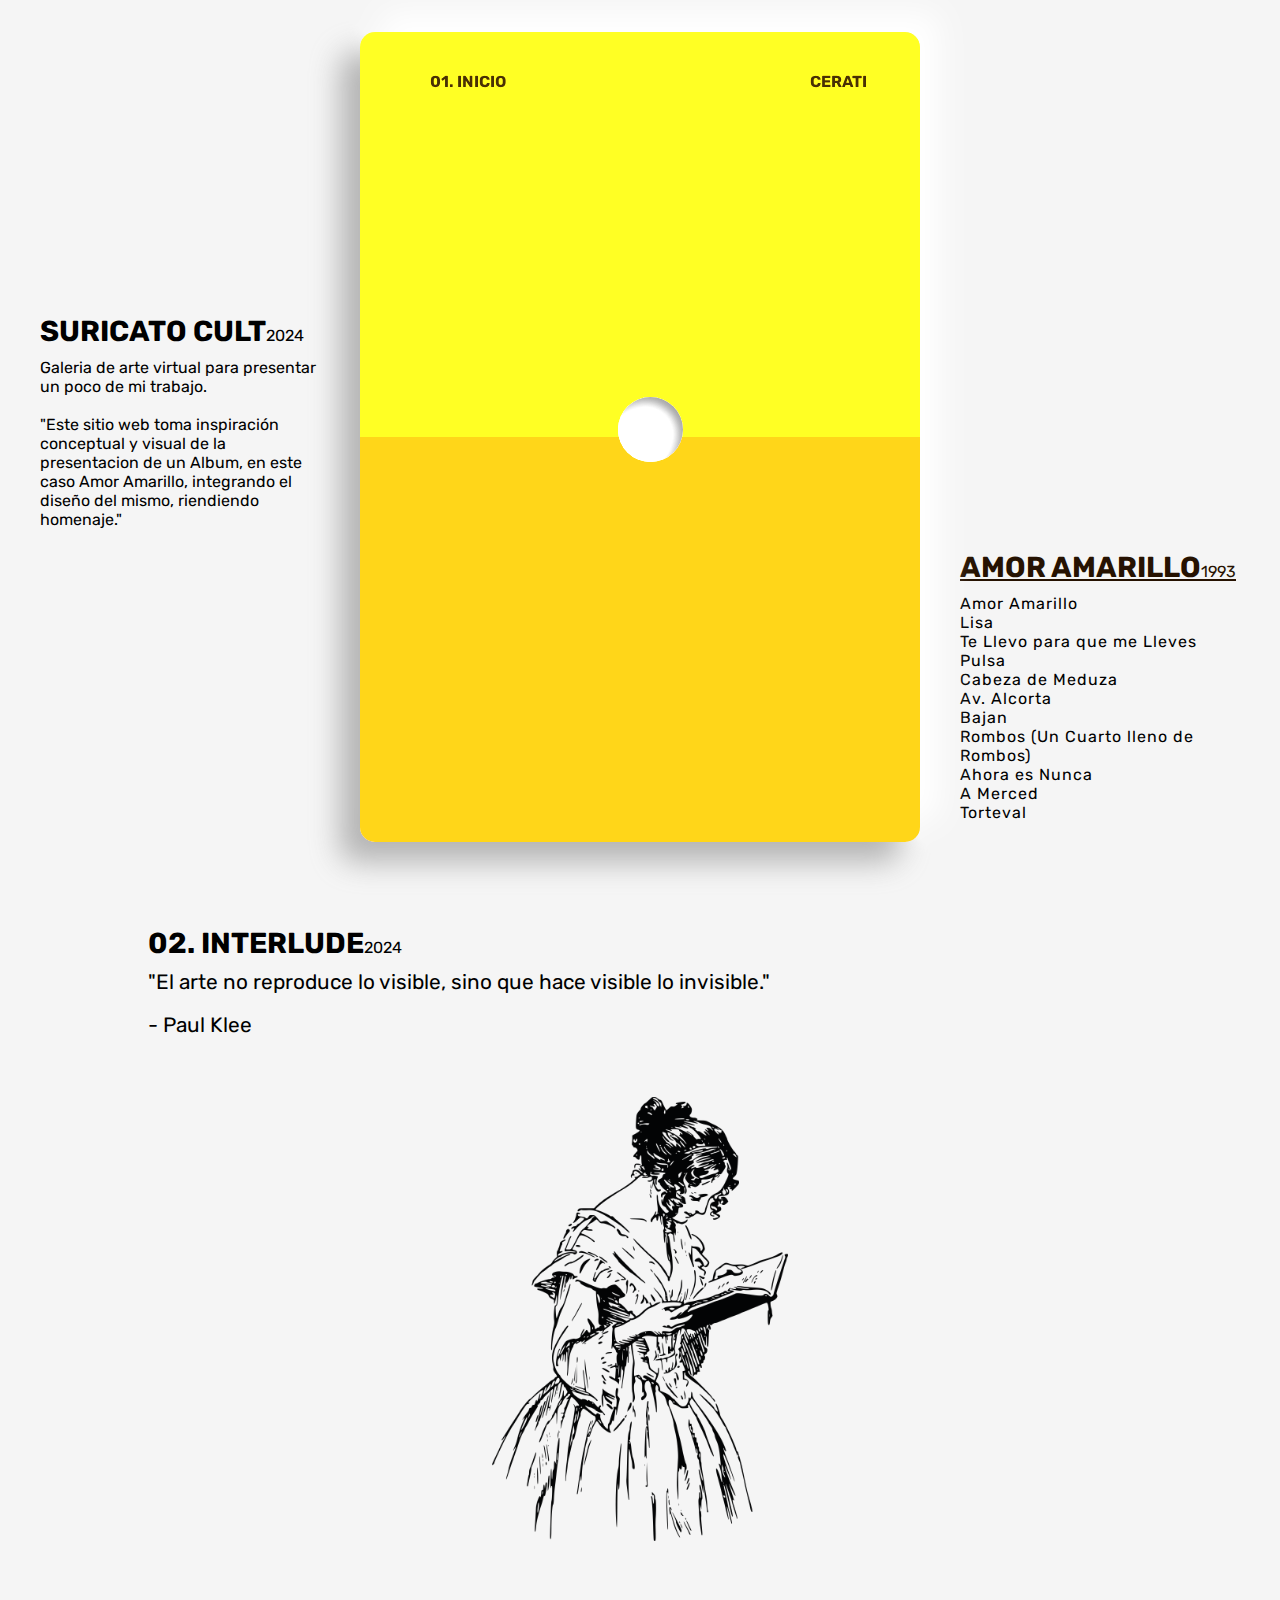
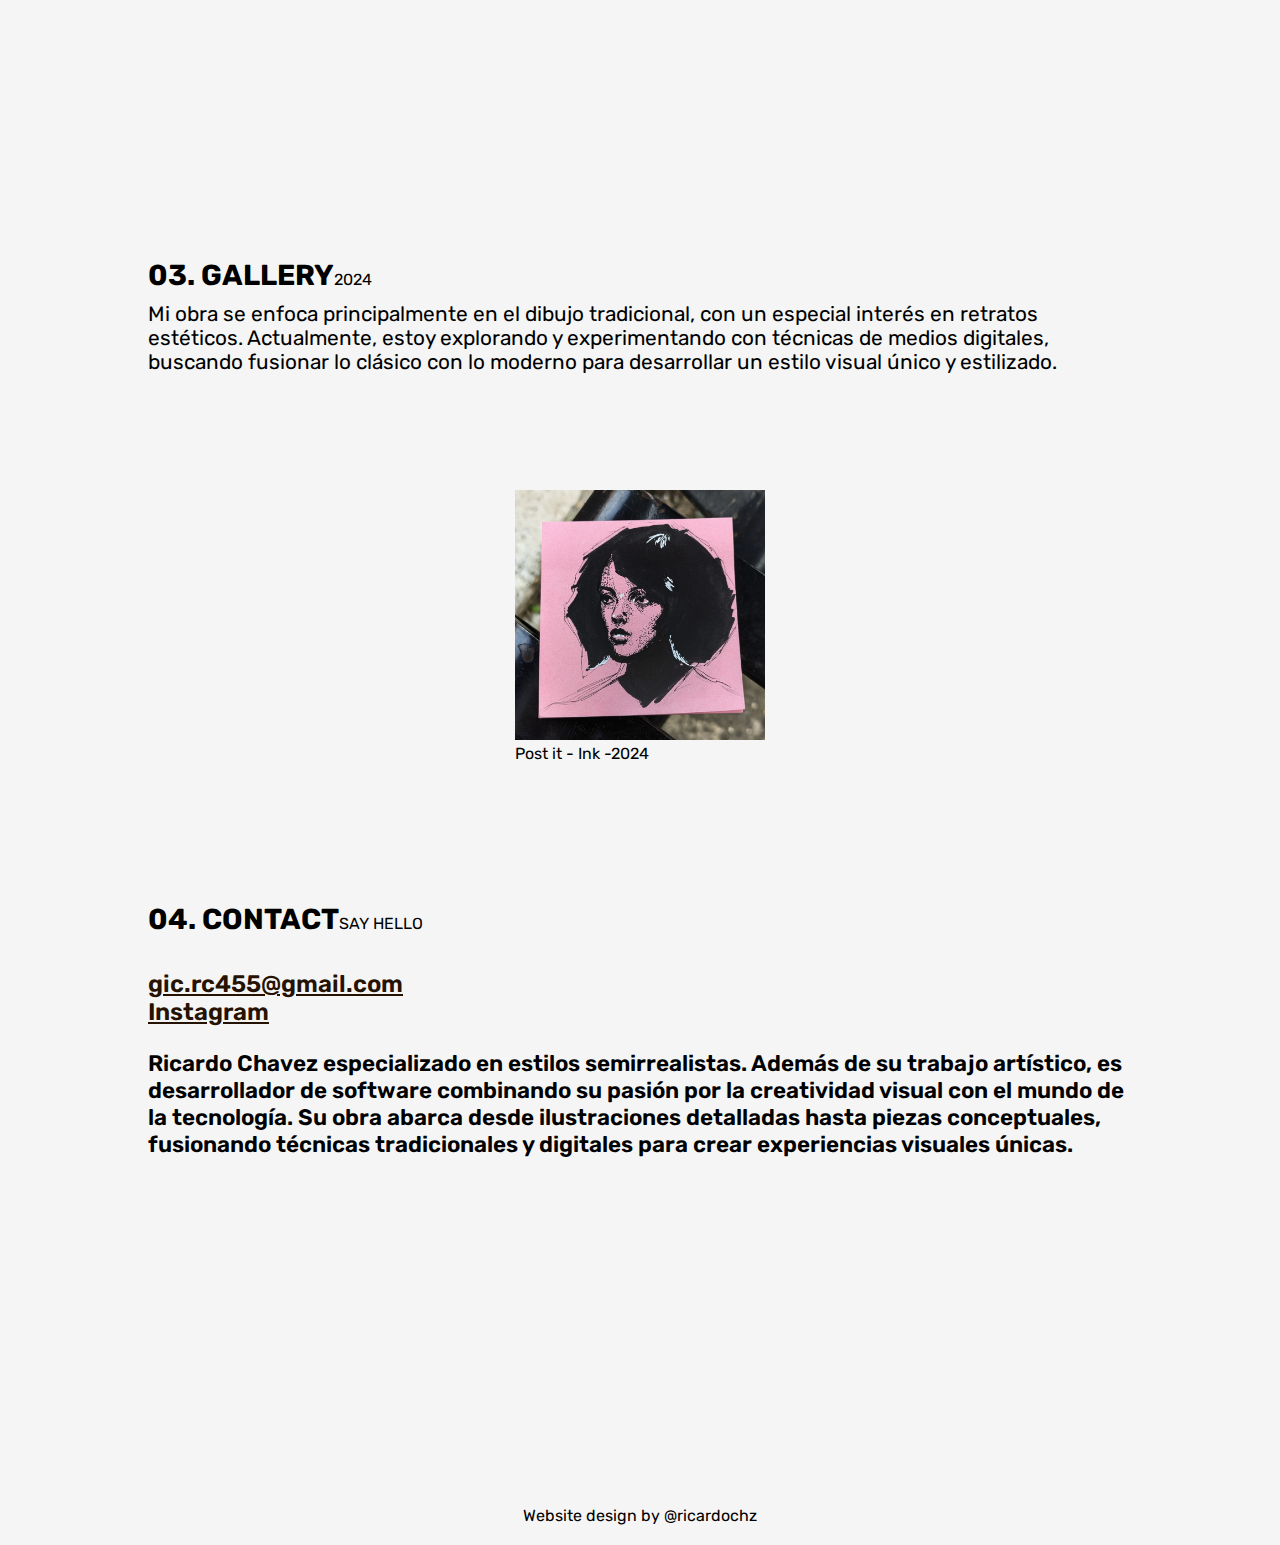
<file: index.html>
<!DOCTYPE html>
<html lang="es">
  <head>
    <meta charset="UTF-8" />
    <meta name="viewport" content="width=device-width, initial-scale=1.0" />
    <title>Suricato Cult</title>
    <link rel="stylesheet" href="css/style.css" />
    <link rel="preconnect" href="https://fonts.googleapis.com" />
    <link rel="preconnect" href="https://fonts.gstatic.com" crossorigin />
    <link
      href="https://fonts.googleapis.com/css2?family=Rubik:ital,wght@0,300..900;1,300..900&display=swap"
      rel="stylesheet"
    />

    <!-- SEO TAGS -->
    <meta name="title" content="Suricato Cult - Porfolio" />
    <meta
      name="description"
      content="Website of  the Artist SuricatoCult. Creator of this website and the portraits, etc."
    />
    <meta
      name="keywords"
      content="SuricatoCult, Art, Draw, ArtDigital, Cerati, AMOR Amarillo"
    />
    <meta name="robots" content="index, follow" />
    <meta http-equiv="Content-Type" content="text/html; charset=utf-8" />
    <meta name="language" content="Spanish" />

    <link
      rel="shortcut icon"
      href="assets/logo/Logo-amarillo-richie-circular.jpg"
      type="icon/jpg"
    />
  </head>
  <body>
    <section class="view-1">
      <article class="about child">
        <h2 class="song-title">
          Suricato Cult<span class="date-title">2024</span>
        </h2>
        <p>Galeria de arte virtual para presentar un poco de mi trabajo.</p>
        <br />
        <p>
          "Este sitio web toma inspiración conceptual y visual de la
          presentacion de un Album, en este caso Amor Amarillo, integrando el
          diseño del mismo, riendiendo homenaje."
        </p>
      </article>
      <div class="album-background child-middle">
        <div class="dot"></div>
        <header class="header">
          <nav class="nav">
            <ul class="menu">
              <li class="menu-item">
                <a href="#inicio">01. Inicio</a>
                <ul class="submenu">
                  <!-- Submenú oculto -->
                  <li><a href="#interlude">02. Interlude</a></li>
                  <li><a href="#gallery">03. Gallery</a></li>
                  <li><a href="#contact">04. Contact</a></li>
                  <li>
                    <a
                      href="https://www.instagram.com/suricatocult/"
                      target="_blank"
                      >03. Instagram</a
                    >
                  </li>
                </ul>
              </li>
            </ul>
          </nav>
          <section class="profile">
            <h1 class="expandable-title">
              <span class="short">CERATI</span>
              <span class="full">Suricato Cult</span>
            </h1>
          </section>
        </header>
      </div>

      <article class="song child">
        <h2 class="song-title">
          <a
            href="https://open.spotify.com/intl-es/album/75onhE4ne52iMHlVcpHUKR?si=r12_El7OQcGuhq3qzkBIlA"
            target="_blank"
            >Amor Amarillo<span class="date-title">1993</span></a
          >
        </h2>
        <ul>
          <li>Amor Amarillo</li>
          <li>Lisa</li>
          <li>Te Llevo para que me Lleves</li>
          <li>Pulsa</li>
          <li>Cabeza de Meduza</li>
          <li>Av. Alcorta</li>
          <li>Bajan</li>
          <li>Rombos (Un Cuarto lleno de Rombos)</li>
          <li>Ahora es Nunca</li>
          <li>A Merced</li>
          <li>Torteval</li>
        </ul>
      </article>
    </section>

    <main>
      <section class="interlude" id="interlude">
        <h2 class="song-title">
          02. Interlude<span class="date-title">2024</span>
        </h2>
        <p class="text-size-p">
          "El arte no reproduce lo visible, sino que hace visible lo invisible."
        </p>
        <br />
        <p class="text-size-p">- Paul Klee</p>
        <!-- <img src="https://cdn.prod.website-files.com/64c73d04a946980a4476537e/64d4526f8454ba4abb09e19e_Astro.svg" alt="" srcset=""> -->
        <img
          src="/assets/img-section/HTC_Heritage Library_ABC Library 02Element 5.png"
          alt=""
        />
      </section>

      <section class="gallery" id="gallery">
        <h2 class="song-title">
          03. Gallery<span class="date-title">2024</span>
        </h2>
        <p class="text-size-p">
          Mi obra se enfoca principalmente en el dibujo tradicional, con un
          especial interés en retratos estéticos. Actualmente, estoy explorando
          y experimentando con técnicas de medios digitales, buscando fusionar
          lo clásico con lo moderno para desarrollar un estilo visual único y
          estilizado.
        </p>
      </section>

      <section class="gallery-grid">
        <figure class="img">
          <img src="assets/Carrusel/IMG_20241005_115913_165.jpg" alt="" />
          <figcaption class="post-title">Post it - Ink -2024</figcaption>
        </figure>
      </section>

      <section class="contact" id="contact">
        <h2 class="song-title">
          04. Contact<span class="date-title">Say Hello</span>
        </h2>
        <p>
          <a href="mailto:gic.rc455@gmail.com">gic.rc455@gmail.com</a>
          <a
            href="https://www.instagram.com/suricatocult/"
            target="_blank"
            rel="noopener noreferrer"
            >Instagram</a
          >
        </p>
        <p>
          Ricardo Chavez especializado en estilos semirrealistas. Además de su
          trabajo artístico, es desarrollador de software combinando su pasión
          por la creatividad visual con el mundo de la tecnología. Su obra
          abarca desde ilustraciones detalladas hasta piezas conceptuales,
          fusionando técnicas tradicionales y digitales para crear experiencias
          visuales únicas.
        </p>
      </section>
    </main>

    <footer class="footer">
      <p>Website design by @ricardochz</p>
    </footer>
    <script src="js/main.js"></script>
  </body>
</html>
</file>
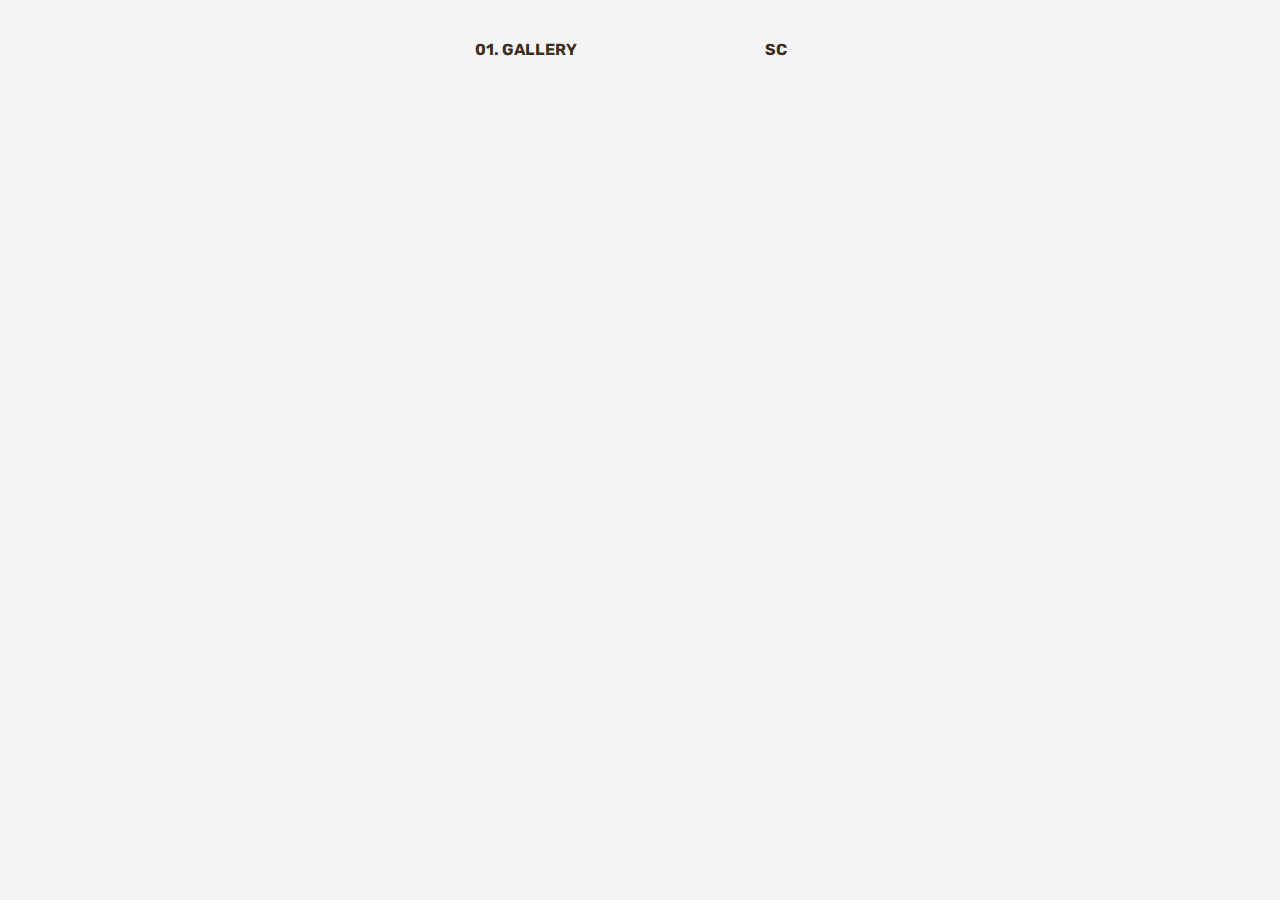
<file: Contact.html>
<!DOCTYPE html>
<html lang="en">
  <head>
    <meta charset="UTF-8" />
    <meta name="viewport" content="width=device-width, initial-scale=1.0" />
    <title>SuricatoCult Porfolio</title>
    <link rel="stylesheet" href="css/style.css" />
    <link rel="preconnect" href="https://fonts.googleapis.com" />
    <link rel="preconnect" href="https://fonts.gstatic.com" crossorigin />
    <link
      href="https://fonts.googleapis.com/css2?family=Rubik:ital,wght@0,300..900;1,300..900&display=swap"
      rel="stylesheet"
    />
  </head>
  <body>
    <header class="header">
      <nav class="nav">
          <ul class="menu">
              <li class="menu-item"><a href="#">01. Gallery</a>
                  <ul class="submenu"> <!-- Submenú oculto -->
                      <li><a href="index.html">02. Contact</a></li>
                      <li><a href="https://www.instagram.com/suricatocult/" target="_blank">03. Instagram</a></li>
                  </ul>
              </li>
          </ul>
      </nav>
      
      <section class="profile">
        <h1 class="expandable-title">
          <span class="short">SC</span>
          <span class="full">Suricato Cult</span>
        </h1>
      </section>
    </header>

    <main>
    </main>
    <script src="js/main.js"></script>
  </body>
</html>
</file>
<file: css/style.css>
/* Global Styles */
* {
  margin: 0;
  padding: 0;
  box-sizing: border-box;
}

html {
  scroll-behavior: smooth;
  scrollbar-width: none;
}

body {
  scroll-behavior: smooth;

  font-family: "Rubik", system-ui;
  display: flex;
  flex-direction: column;
  align-items: center;
  /* background-color: #ecebe0; */
  background-color: whitesmoke;
  gap: 4rem;
}

.view-1 {
  display: flex;
  width: 100%;
}

.child {
  flex: 1;
  padding: 20px 40px;
}
.child-middle {
  flex: 2;
  background: url("../assets/Granulado/Grano-Pelicula-01.jpg"); /* Imagen de ruido */
  background-size: cover;
  filter: blur(0.5px) brightness(1.2); /* Ajusta para más efecto */
}

/* about component */
.about {
  align-content: center;
}
.song-title {
  font-size: 1.8rem;
  text-transform: uppercase;
  margin-bottom: 10px;
}
.song-title a {
  text-decoration: underline;
  color: #261201;
}
.song-title a:hover {
  text-decoration: none;
  color: #261201;
}
.date-title {
  font-size: 1rem;
  font-weight: lighter;
}

/* Album-Component */
.album-background {
  height: 90vh;
  width: 50vw;
  background: linear-gradient(
    0deg,
    rgba(241, 178, 21, 1) 50%,
    rgba(245, 232, 30, 1) 50%
  );

  /*   border-radius: 15px;*/
  /*   border-radius: 25px;
  box-shadow: -30px 30px 60px #929292, 30px -30px 60px #ffffff;
 */
  margin-top: 2rem;
  border-radius: 15px;
  box-shadow: -20px 20px 30px #969696, 20px -20px 30px #ffffff;
  position: relative;
}

.dot {
  position: absolute;
  width: 65px;
  height: 65px;
  top: 45%;
  left: 46%;
  /* style 1
  border-radius: 50%;
  background: #e0e0e0;
  box-shadow: inset -20px 20px 30px #969696, inset 20px -20px 30px #ffffff; */

  /*   style 2*/
  border-radius: 145px;
  background: #e0e0e0;
  box-shadow: inset -5px 5px 9px #898989, inset 5px -5px 9px #ffffff;
}
/* Song Component */
.song {
  align-content: flex-end;
}
.song ul {
  list-style-type: none;
}
.song ul li {
  letter-spacing: 1px;
}

.header {
  display: flex;
  justify-content: space-between;
  padding: 20px 40px;
}

/* Estilo general del menú */
.menu {
  list-style: none;
  padding: 10px;
}

.menu-item {
  position: relative; /* Necesario para posicionar el submenú */
  width: 300px;
}

.menu a {
  font-weight: 700;
  color: #261201e5;
  text-decoration: none;
  text-transform: uppercase;
  padding: 10px 20px;
  display: block;
  transition: all 0.5s ease;
  border-radius: 5px;
}

.menu a:hover {
  background-color: #f5e71e33;
  transform: scale(1.2);
}

/* Estilo del submenú */
.submenu {
  list-style: none;
  position: absolute;
  width: 300px;
  top: 100%; /* Aparece justo debajo del enlace "Gallery" */
  left: 0;
  padding: 10px 0;
  text-transform: uppercase;

  /* Inicialmente oculto con transparencia y desplazado hacia arriba */
  opacity: 0;
  transform: translateY(-20px);
  transition: opacity 0.2s ease, transform 0.5s ease;
  pointer-events: none; /* Desactiva los clics cuando está oculto */
}

.submenu li a {
  padding: 5px 20px;
  display: block;
  color: #261201;
}

.submenu li a:hover {
  background-color: #f5e71e33;
  transform: scale(1.2);
}

/* Mostrar submenú cuando se activa */
.submenu--visible {
  opacity: 1; /* Hace visible el submenú */
  transform: translateY(0); /* Lo coloca en su posición original */
  pointer-events: auto; /* Activa los clics */
}

/* Titulo expandible */
.profile {
  display: flex;
  align-items: center;
}

h1 {
  font-size: 16px;
  transition: all 0.5s ease;
  cursor: pointer;
  position: relative;
  overflow: hidden;
  width: 70px; /* Inicialmente mostrar solo el texto corto */
}

h1 .short {
  color: #261201e5;
  display: block;
}

h1 .full {
  color: #261201e5;
  position: absolute;
  top: 0;
  left: 0;
  white-space: nowrap;
  opacity: 0;
  text-transform: uppercase;
  transition: opacity 0.5s ease, width 0.5s ease;
}

/* Al hacer hover, expandir el título completo */
h1:hover {
  width: 150px; /* Ajusta el ancho al texto completo */
}

h1:hover .full {
  opacity: 1;
}

h1:hover .short {
  opacity: 0;
}

/* Gallery */
.gallery-grid {
  max-width: 1140px;
  margin: 20px auto;
  display: grid;
  grid-template-columns: repeat(3, 1fr);
  grid-template-rows: 250px;
  gap: 20px;
  padding: 20px 0;
}

.img img {
  width: 100%;
  height: 100%;
  object-fit: cover;
}
.img:nth-child(1) {
  grid-column-start: span 3;
}
.img:nth-child(4) {
  grid-column-start: span 2;
}

/* main */

main {
  display: flex;
  flex-direction: column;
  align-items: center;
  width: 100%;
  gap: 2rem;
}

.interlude {
  width: 80%;
  height: 100vh;
  padding: 20px;
}

.interlude img {
  width: 50%;
  display: block;
  margin: 0 auto;
  margin-top: 60px;
  width: 30%;
}
.text-size-p {
  font-size: 1.3rem;
}
.gallery {
  width: 80%;
  height: 20vh;
  padding: 20px;
}

.contact {
  margin-top: 70px;
  height: 60vh;
  width: 80%;
  padding: 20px;
}

/* contact */
.contact {
  display: flex;
  flex-direction: column;
  gap: 1.5rem;
}

.contact p {
  font-size: 1.4rem;
  font-weight: 600;
}

.contact p a {
  display: block;
  font-size: 1.5rem;
  font-weight: 600;
  text-decoration: underline;
  transition: color 0.3s ease;
  color: #261201;
}
.contact p a:hover {
  text-decoration: none;
}

.footer {
  padding: 20px;
}

/* Media Queries */
@media (max-width: 768px) {
  .view-1 {
    flex-direction: column;
    width: 100vw;
    font-size: 1.2rem;
  }

  .child {
    padding-top: 40px;
  }

  .album-background {
    width: 80%;
    height: 35vh;
    margin: 20px auto;
  }
  .child-middle {
    flex: none;
  }

  .album-background .header {
    display: flex;
    justify-content: flex-end;
    width: 88vw;
  }
  .album-background .nav {
    display: none;
  }
  .album-background .nav a {
    width: 40%;
  }

  .dot {
    width: 2rem;
    height: 2rem;
    top: 45%;
    left: 46%;
  }
  .header {
    flex-direction: row;
    align-items: center;
  }

  .song-title {
    font-size: 1.5rem;
  }

  .interlude {
    height: fit-content;
  }

  .interlude img {
    margin: 10px auto;
    margin-top: 40px;
  }

  .gallery {
    height: fit-content;
  }

  .gallery-grid {
    grid-template-columns: repeat(2, 1fr);
    grid-template-rows: auto;
  }

  .post-title {
    font-style: italic;
    padding: 20px;
  }
  .contact {
    height: auto;
  }
  .contact p a {
    font-size: 1rem;
  }
  .contact p {
    font-size: 1rem;
  }
}
</file>
